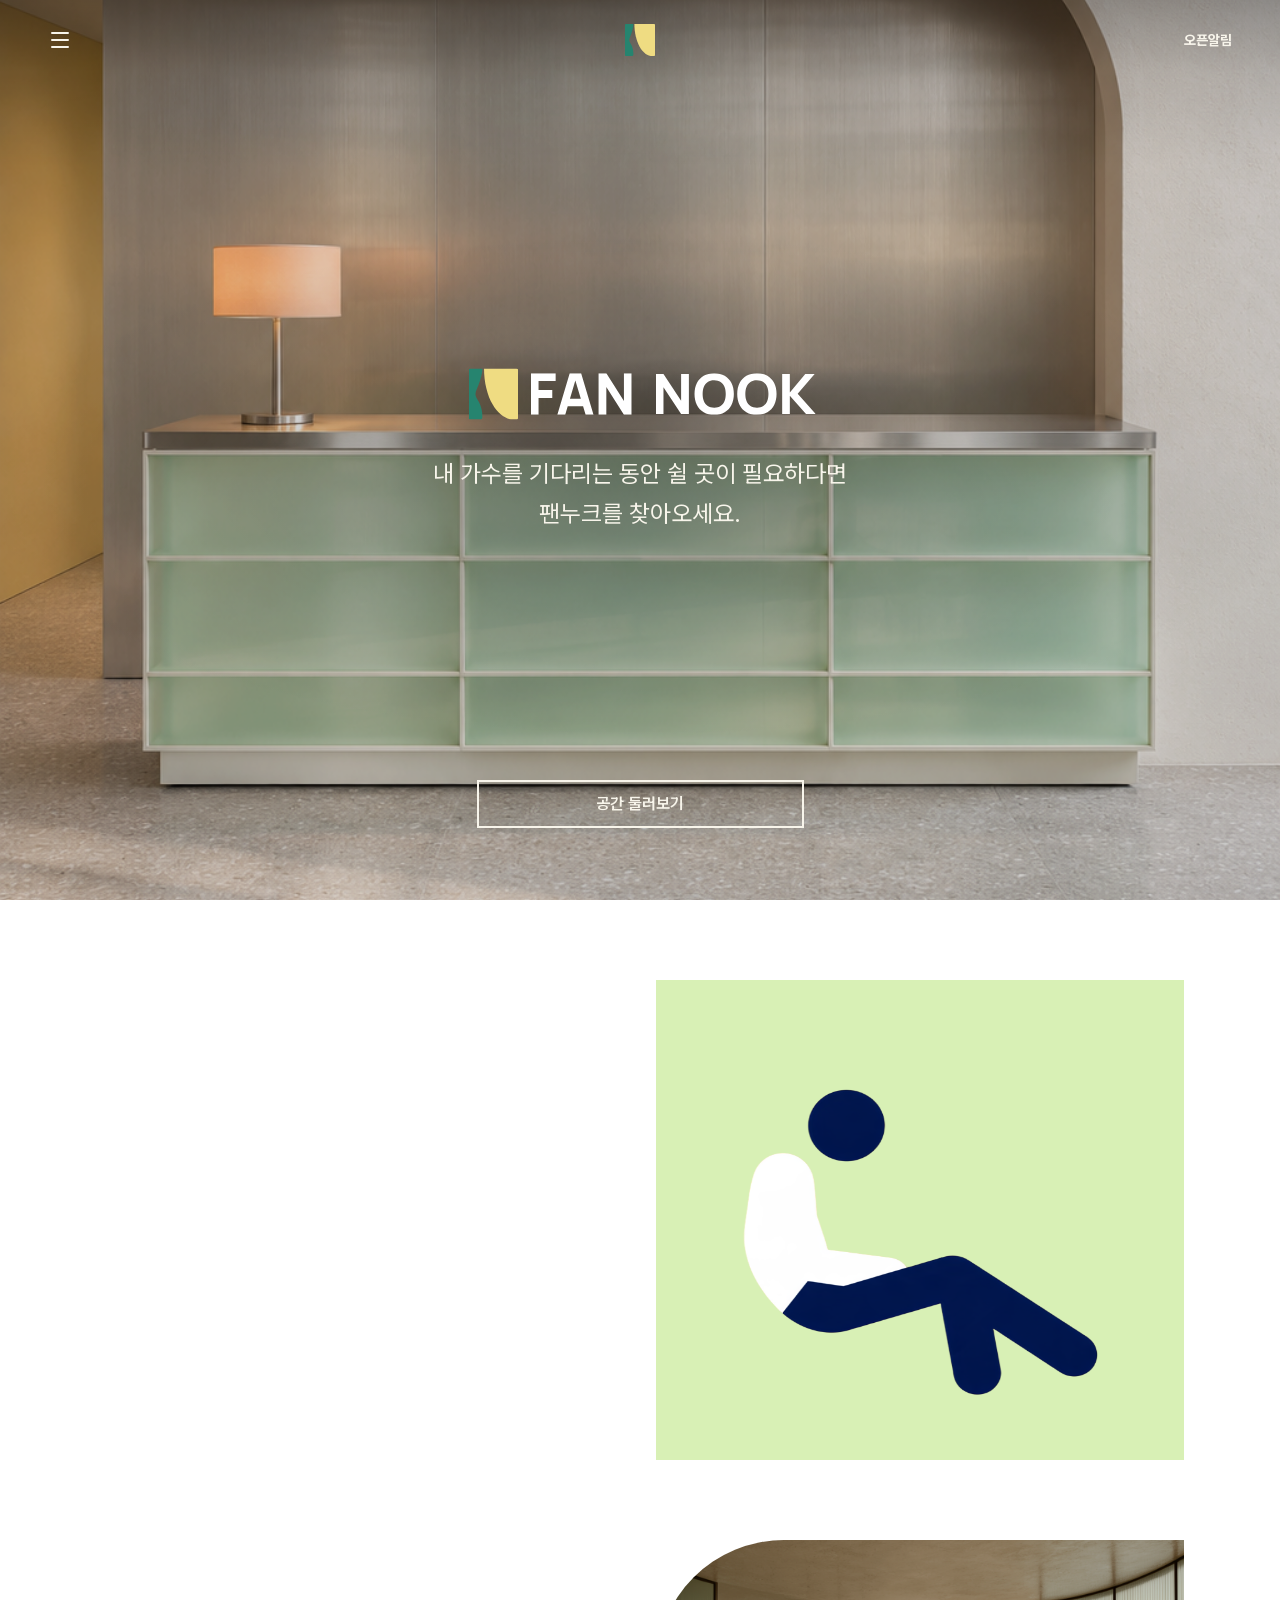
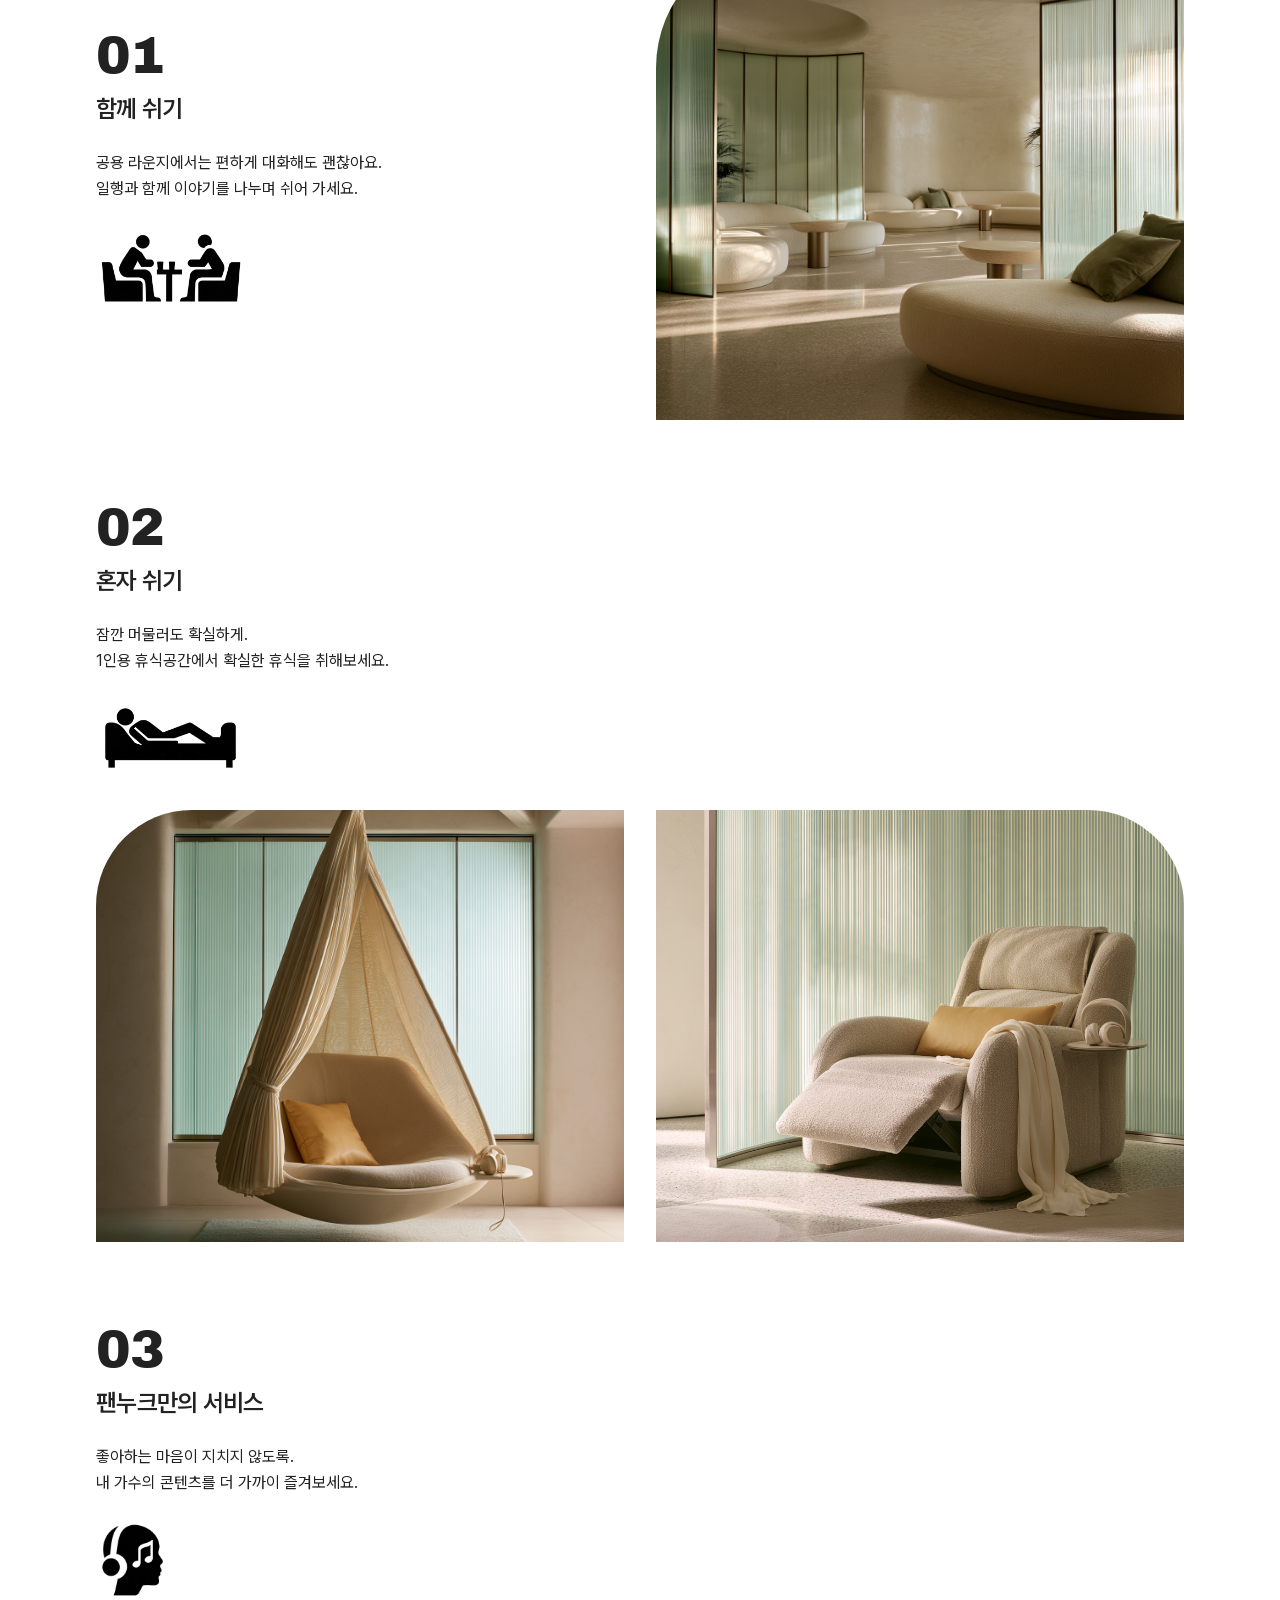
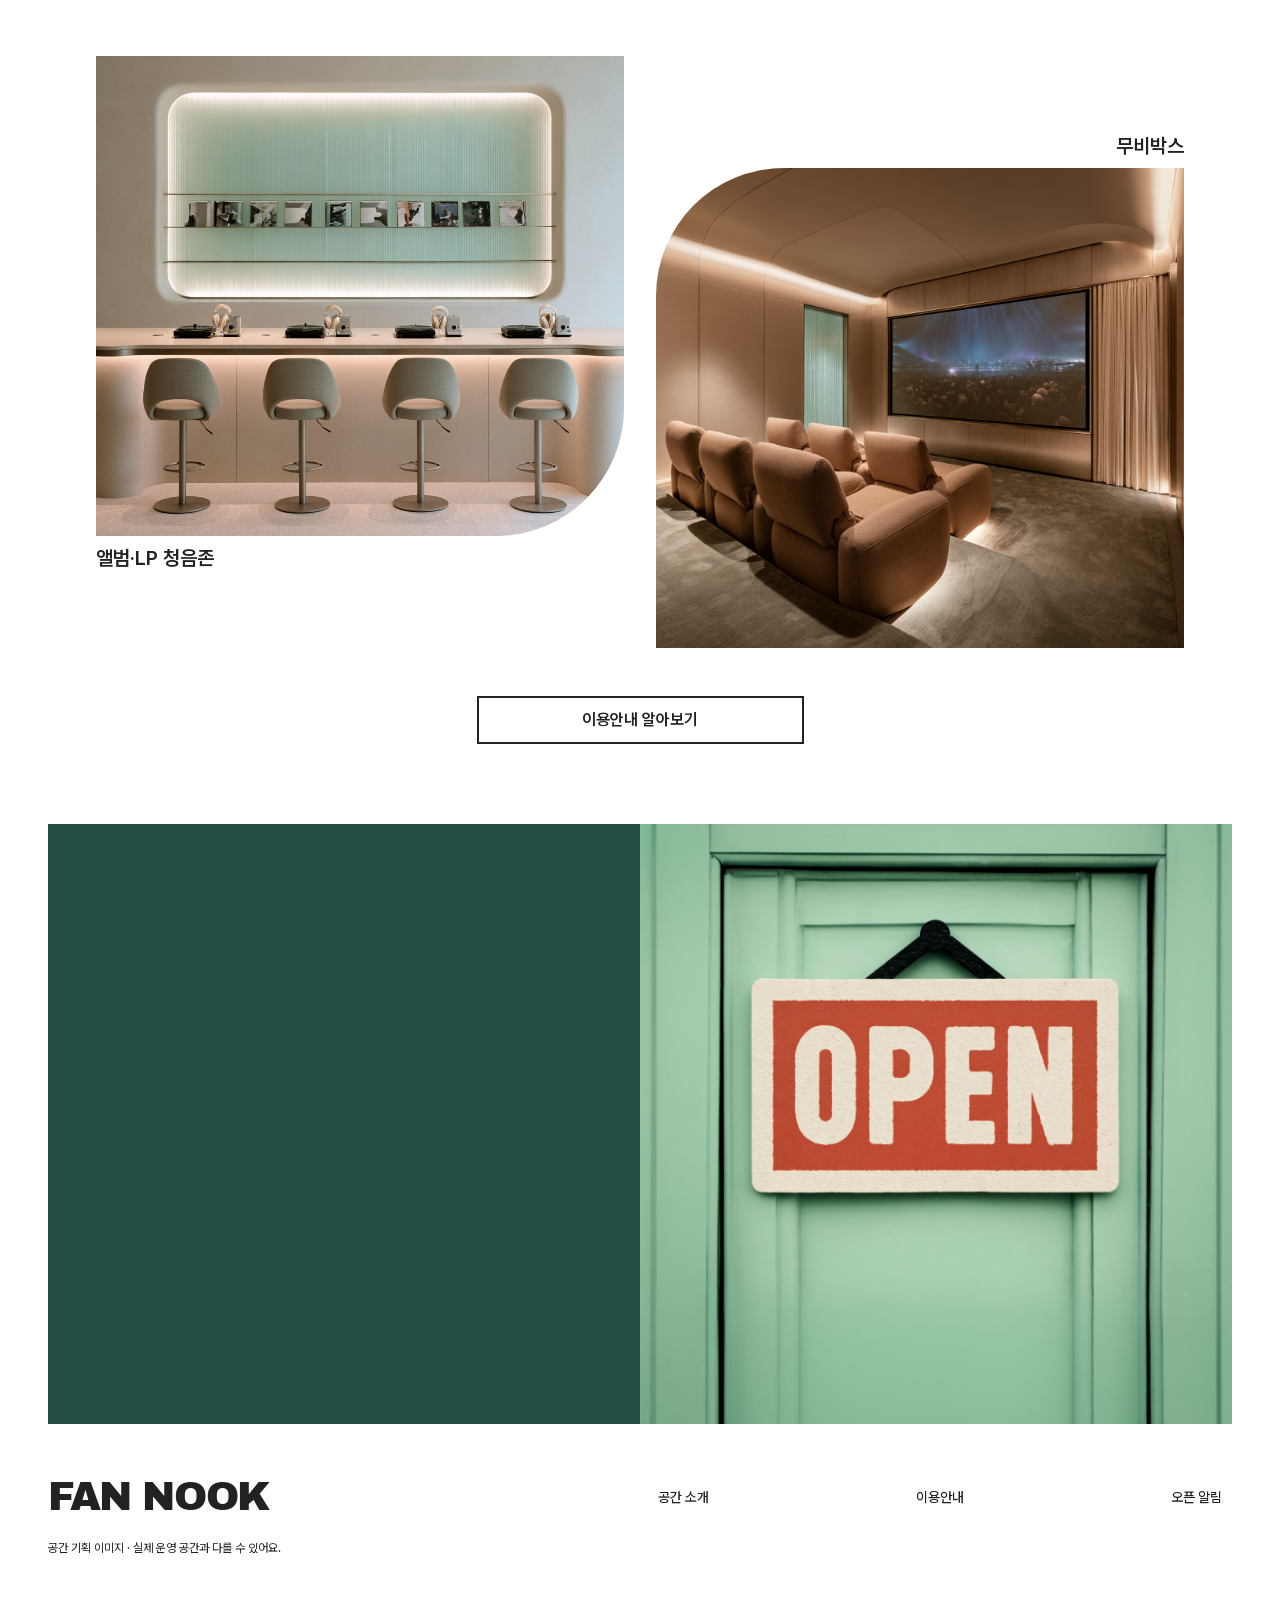
<file: index.html>
<!doctype html>
<html lang="ko">
<head>
  <meta charset="utf-8">
  <meta name="viewport" content="width=device-width,initial-scale=1">
  <meta name="description" content="덕질에도 쉼이 필요하니까. 팬을 위한 도심형 휴식 공간, 팬누크.">
  <meta name="theme-color" content="#244d43">
  <title>팬누크 — 덕질에도 쉼이 필요하니까.</title>
  <link rel="icon" type="image/svg+xml" href="assets/header-symbol.svg">
  <link rel="preload" href="assets/pretendard.woff2" as="font" type="font/woff2" crossorigin>
  <link rel="preload" href="assets/archivo-black.ttf" as="font" type="font/ttf" crossorigin>
  <link rel="stylesheet" href="tokens.css"><link rel="stylesheet" href="styles.css">
  <script src="script.js" defer></script>
</head>
<body>
  <a class="skip" href="#about">본문으로 건너뛰기</a>
  <main id="home">
    <section class="hero" aria-label="팬누크에 오신 것을 환영합니다">
      <img class="hero-photo" src="assets/counter.png" alt="민트빛 유리와 스테인리스 카운터가 있는 팬누크 입구" fetchpriority="high">
      <header class="header">
        <button class="menu-toggle" type="button" aria-label="메뉴 열기" aria-expanded="false" aria-controls="menu"><img src="assets/menu.svg" alt=""></button>
        <a href="#home" class="header-symbol" aria-label="팬누크 홈"><img src="assets/header-symbol.svg" alt=""></a>
        <a href="opening.html" class="header-open">오픈알림</a>
      </header>
      <div class="hero-lockup" role="img" aria-label="FAN NOOK">
        <img class="lockup-symbol" src="assets/logo-symbol.svg" alt=""><img class="lockup-fan" src="assets/logo-fan.svg" alt=""><img class="lockup-nook" src="assets/logo-nook.svg" alt="">
      </div>
      <h1 class="hero-copy">내 가수를 기다리는 동안 쉴 곳이 필요하다면<br>팬누크를 찾아오세요.</h1>
      <a class="button hero-cta" href="#about">공간 둘러보기</a>
    </section>

    <section class="about" id="about" aria-labelledby="about-title">
      <div class="about-copy">
        <h2 class="display" id="about-title">ABOUT.<br>FAN NOOK</h2>
        <div class="about-description"><h3>덕질에도 쉼이 필요하니까.</h3><p>기다림까지 덕질의 일부가 된 요즘.<br>팬누크는 그런 당신을 위한 휴식 공간을 제공합니다.</p></div>
      </div>
      <div class="about-art"><img src="assets/about-person.png" alt="편안하게 몸을 기대어 쉬는 사람의 그래픽 일러스트"></div>
    </section>

    <div class="spaces" id="spaces">
      <section class="space lounge" aria-labelledby="lounge-title">
        <div class="section-copy">
          <div class="section-heading"><span class="number" aria-hidden="true">01</span><h2 id="lounge-title">함께 쉬기</h2></div>
          <p>공용 라운지에서는 편하게 대화해도 괜찮아요.<br>일행과 함께 이야기를 나누며 쉬어 가세요.</p>
          <div class="pictogram icon-lounge" aria-hidden="true"><img src="assets/icon-lounge.png" alt=""></div>
        </div>
        <figure class="space-card">
          <figcaption class="space-card-title space-card-title--right">공용 라운지</figcaption>
          <div class="photo curve-tl named-photo" tabindex="0">
            <img src="assets/lounge.png" alt="민트 유리 파티션과 곡선형 소파로 구성한 공용 라운지">
            <span class="photo-label"><span class="desktop-space-name">공용라운지</span><span class="photo-label-description">소파에 앉아 편하게 대화하는 공용 공간.</span></span>
          </div>
        </figure>
      </section>

      <section class="space private" aria-labelledby="private-title">
        <div class="section-copy">
          <div class="section-heading"><span class="number" aria-hidden="true">02</span><h2 id="private-title">혼자 쉬기</h2></div>
          <p>잠깐 머물러도 확실하게.<br>1인용 휴식공간에서 확실한 휴식을 취해보세요.</p>
          <div class="pictogram icon-private" aria-hidden="true"><img src="assets/icon-private.png" alt=""></div>
        </div>
        <div class="private-types">
          <figure class="space-card">
            <figcaption class="space-card-title">코쿤</figcaption>
            <div class="photo curve-tr named-photo" tabindex="0">
              <img src="assets/cocoon.png" alt="커튼으로 가릴 수 있는 1인용 프라이빗 코쿤">
              <span class="photo-label"><span class="desktop-space-name">코쿤</span><span class="photo-label-description">커튼을 닫고 조용히 쉬는 1인 공간.</span></span>
            </div>
          </figure>
          <figure class="space-card">
            <figcaption class="space-card-title space-card-title--right">리클라이너</figcaption>
            <div class="photo recliner-photo curve-bl named-photo" tabindex="0">
              <img src="assets/recliner.png" alt="노란 쿠션과 담요가 놓인 프라이빗 리클라이너">
              <span class="photo-label"><span class="desktop-space-name">리클라이너</span><span class="photo-label-description">등받이를 눕히고 다리를 뻗어 쉬는 1인 좌석.</span></span>
            </div>
          </figure>
        </div>
      </section>

      <section class="space services" aria-labelledby="service-title">
        <div class="section-copy">
          <div class="section-heading"><span class="number" aria-hidden="true">03</span><h2 id="service-title">팬누크만의 서비스</h2></div>
          <p>좋아하는 마음이 지치지 않도록.<br>내 가수의 콘텐츠를 더 가까이 즐겨보세요.</p>
          <div class="pictogram icon-listening" aria-hidden="true"><img src="assets/icon-listening.png" alt=""></div>
        </div>
        <div class="service-types">
          <figure class="service-card">
            <div class="photo curve-br named-photo" tabindex="0">
              <img src="assets/listening.png" alt="턴테이블과 개인용 헤드폰이 놓인 민트 유리 청음 바">
              <span class="photo-label"><span class="photo-label-description">헤드폰으로 즐기는 내 가수의 음악.</span></span>
            </div>
            <figcaption><h3>앨범·LP 청음존</h3></figcaption>
          </figure>
          <figure class="service-card movie-card">
            <figcaption><h3>무비박스</h3></figcaption>
            <div class="photo curve-tl named-photo" tabindex="0">
              <img src="assets/movie.png" alt="리클라이너와 큰 스크린이 있는 소규모 콘서트 상영실">
              <span class="photo-label"><span class="photo-label-description">콘서트 블루레이를 감상하는 작은 상영실.</span></span>
            </div>
          </figure>
        </div>
        <a class="button guide-button" href="qna.html">이용안내 알아보기</a>
      </section>
    </div>

    <section class="opening" id="opening" aria-labelledby="opening-title">
      <div class="coming-photo" aria-hidden="true"><img src="assets/coming-soon.png" alt=""></div>
      <div class="coming-overlay">
      <h2 class="display" id="opening-title">Coming Soon.</h2>
      <h3>다음 기다림은,<br>조금 더 편안하게.</h3>
      <p>팬누크는 곧 오픈됩니다.<br>그 시작을 함께 해주세요.</p>
      <a class="button open-cta" href="opening.html">오픈 소식 받아보기</a>
      </div>
    </section>
  </main>

  <footer class="footer"><a class="footer-brand" href="#home" lang="en">FAN NOOK</a><nav aria-label="하단 메뉴"><a href="#spaces">공간 소개</a><a href="qna.html">이용안내</a><a href="opening.html">오픈 알림</a></nav><p>공간 기획 이미지 · 실제 운영 공간과 다를 수 있어요.</p></footer>

  <dialog id="menu" class="menu-panel" aria-label="전체 메뉴"><button class="close" data-close aria-label="메뉴 닫기">×</button><nav aria-label="전체 메뉴"><a href="#home">홈 <span aria-hidden="true">↗</span></a><a href="#spaces">공간 소개 <span aria-hidden="true">↗</span></a><a href="qna.html">이용안내 <span aria-hidden="true">↗</span></a><a href="opening.html">오픈 알림 <span aria-hidden="true">↗</span></a></nav></dialog>
  <dialog id="guide-dialog" class="detail-dialog" aria-labelledby="guide-heading">
    <button class="close" data-close aria-label="이용 안내 닫기">×</button>
    <p class="dialog-index">HOW TO USE</p><h2 id="guide-heading">이용 안내</h2>
    <div class="guide-list">
      <section><h3>01. 편히 머물기</h3><p>공용 라운지, 프라이빗 코쿤과 리클라이너 중 그날의 컨디션에 맞는 자리를 선택해 보세요.</p></section>
      <section><h3>02. 좋아하는 콘텐츠 즐기기</h3><p>앨범·LP 청음존과 무비박스에서 내 가수의 음악과 공연 콘텐츠를 가까이 즐길 수 있어요.</p></section>
      <section><h3>03. 운영 안내</h3><p>위치·요금·운영 시간은 오픈 전 확정해 안내합니다. 외출 후 재입장은 최대 3시간까지 자리 비움이 허용될 예정이에요.</p></section>
    </div>
    <button class="button dialog-action" data-close>확인</button>
  </dialog>
  <dialog id="opening-dialog" class="detail-dialog" aria-labelledby="open-heading">
    <button class="close" data-close aria-label="오픈 소식 닫기">×</button>
    <p class="dialog-index">OPEN ALERT</p><h2 id="open-heading">오픈 소식 받아보기</h2>
    <p class="dialog-lead">팬누크의 오픈 일정과 새로운 공간 소식을 가장 먼저 알려드릴게요.</p>
    <form id="opening-form" novalidate>
      <label for="email">이메일 주소</label><input id="email" name="email" type="email" autocomplete="email" placeholder="fannook@example.com" required>
      <fieldset><legend>관심 공간 <span>선택</span></legend><label><input type="checkbox" name="interest" value="lounge"> 공용 라운지</label><label><input type="checkbox" name="interest" value="private"> 프라이빗 스팟</label><label><input type="checkbox" name="interest" value="service"> 청음존·무비박스</label></fieldset>
      <label class="consent"><input type="checkbox" name="consent" required> <span>개인정보 수집 및 이용에 동의합니다. <strong>필수</strong></span></label>
      <p class="form-note">현재는 화면 시안입니다. 입력한 정보는 저장·전송되지 않아요.</p>
      <p class="form-status" aria-live="polite"></p><button class="button dialog-action" type="submit">오픈 소식 신청하기</button>
    </form>
  </dialog>
</body>
</html>
</file>
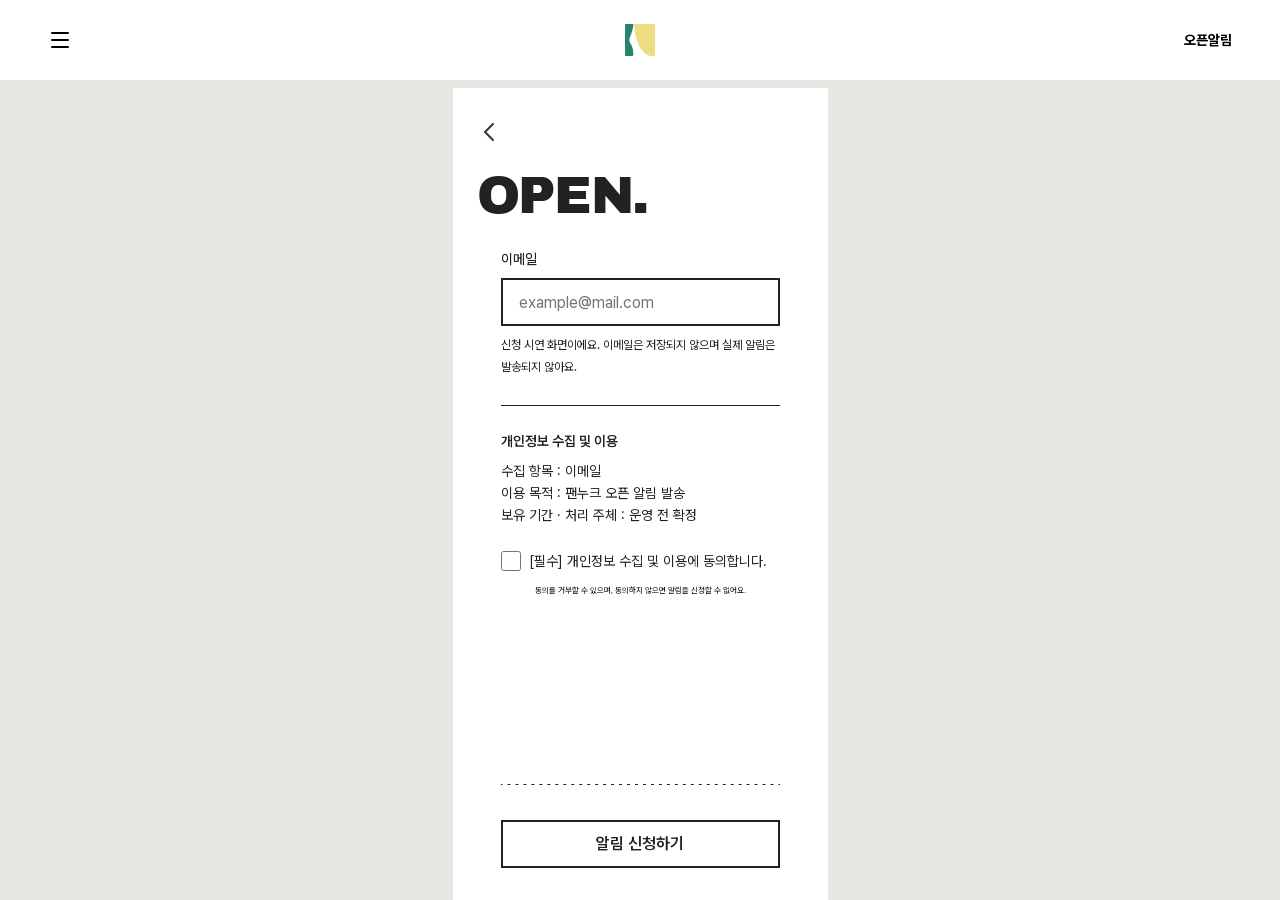
<file: opening.html>
<!doctype html>
<html lang="ko">
<head>
  <meta charset="UTF-8"><meta name="viewport" content="width=device-width,initial-scale=1">
  <title>오픈 알림 — FAN NOOK</title><link rel="stylesheet" href="tokens.css"><link rel="stylesheet" href="styles.css"><link rel="stylesheet" href="subpage.css">
</head>
<body class="subpage-body">
  <header class="header guide-header">
    <button class="menu-toggle" type="button" aria-label="메뉴 열기" aria-expanded="false" aria-controls="menu"><img src="assets/menu.svg" alt=""></button>
    <a href="index.html" class="header-symbol" aria-label="팬누크 홈"><img src="assets/header-symbol.svg" alt=""></a>
    <a href="opening.html" class="header-open" aria-current="page">오픈알림</a>
  </header>
  <main class="subpage application-page">
    <section class="application-ticket" aria-labelledby="opening-sheet-title">
      <header class="subpage-header"><a href="index.html#opening" class="back-link" data-history-back aria-label="이전 페이지로 돌아가기"><img src="assets/open-chevron.svg" alt=""></a></header>
      <div class="application-content">
        <h1 id="opening-sheet-title">OPEN.</h1>
        <form id="opening-page-form" novalidate>
          <label for="page-email">이메일</label><input id="page-email" name="email" type="email" autocomplete="email" placeholder="example@mail.com" aria-describedby="email-error email-help" required>
          <p class="field-error" id="email-error" hidden></p>
          <p class="input-help demo-notice" id="email-help">신청 시연 화면이에요. 이메일은 저장되지 않으며 실제 알림은 발송되지 않아요.</p>
          <div class="privacy-copy"><strong>개인정보 수집 및 이용</strong><p>수집 항목 : 이메일<br>이용 목적 : 팬누크 오픈 알림 발송<br>보유 기간 · 처리 주체 : 운영 전 확정</p></div>
          <label class="consent"><input type="checkbox" name="consent" aria-describedby="consent-error" required> <span><strong>[필수]</strong> 개인정보 수집 및 이용에 동의합니다.</span></label>
          <p class="field-error" id="consent-error" hidden></p>
          <p class="form-note">동의를 거부할 수 있으며, 동의하지 않으면 알림을 신청할 수 없어요.</p><div class="ticket-rule" aria-hidden="true"><img src="assets/open-rule.svg" alt=""></div><button class="button application-submit" type="submit">알림 신청하기</button>
        </form>
      </div>
    </section>
    <section class="application-done"><div class="done-bell" aria-hidden="true"><img src="assets/done-bell.png" alt=""></div><a href="opening.html" class="back-link" data-history-back aria-label="신청 화면으로 돌아가기"><img src="assets/done-chevron.svg" alt=""></a><h2 tabindex="-1">DONE.</h2><h3>알림 신청 시연이<br>완료됐어요.</h3><p>입력한 이메일은 저장되지 않으며,<br>실제 알림은 발송되지 않아요.</p><a class="button done-home" href="index.html">홈으로</a></section>
  </main>
  <dialog id="menu" class="menu-panel" aria-label="전체 메뉴">
    <button class="close" data-close aria-label="메뉴 닫기">×</button>
    <nav aria-label="전체 메뉴">
      <a href="index.html">홈 <span aria-hidden="true">↗</span></a>
      <a href="index.html#spaces">공간 소개 <span aria-hidden="true">↗</span></a>
      <a href="qna.html">이용안내 <span aria-hidden="true">↗</span></a>
      <a href="opening.html" aria-current="page">오픈 알림 <span aria-hidden="true">↗</span></a>
    </nav>
  </dialog>
  <script src="script.js"></script>
  <script src="opening-page.js"></script>
</body>
</html>
</file>
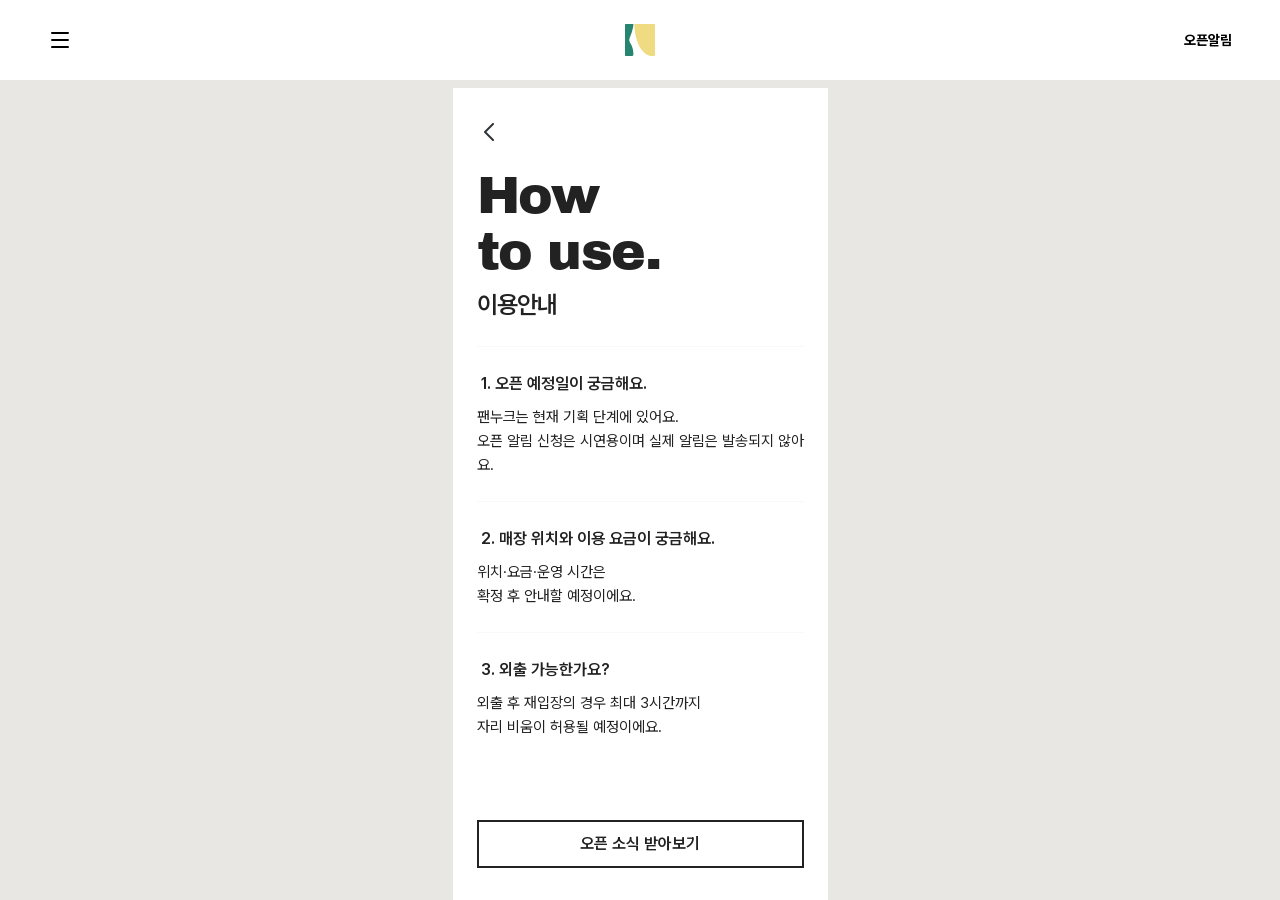
<file: qna.html>
<!doctype html>
<html lang="ko">
<head>
  <meta charset="UTF-8">
  <meta name="viewport" content="width=device-width,initial-scale=1">
  <title>이용안내 — FAN NOOK</title>
  <link rel="stylesheet" href="tokens.css"><link rel="stylesheet" href="styles.css">
  <link rel="stylesheet" href="qna.css">
</head>
<body>
  <header class="header guide-header">
    <button class="menu-toggle" type="button" aria-label="메뉴 열기" aria-expanded="false" aria-controls="menu"><img src="assets/menu.svg" alt=""></button>
    <a href="index.html" class="header-symbol" aria-label="팬누크 홈"><img src="assets/header-symbol.svg" alt=""></a>
    <a href="opening.html" class="header-open">오픈알림</a>
  </header>
  <main class="guide-page" aria-labelledby="guide-title">
    <a class="guide-back" href="index.html#spaces" data-history-back aria-label="이전 페이지로 돌아가기"><img src="assets/qna-chevron.svg" alt=""></a>
    <header class="guide-title">
      <h1 id="guide-title" lang="en">How<br>to use.</h1>
      <p>이용안내</p>
    </header>
    <section class="guide-faq" aria-label="자주 묻는 질문">
      <div class="guide-answer">
        <h2>1. 오픈 예정일이 궁금해요.</h2>
        <p>팬누크는 현재 기획 단계에 있어요.<br>오픈 알림 신청은 시연용이며 실제 알림은 발송되지 않아요.</p>
      </div>
      <div class="guide-answer">
        <h2>2. 매장 위치와 이용 요금이 궁금해요.</h2>
        <p>위치·요금·운영 시간은<br>확정 후 안내할 예정이에요.</p>
      </div>
      <div class="guide-answer">
        <h2>3. 외출 가능한가요?</h2>
        <p>외출 후 재입장의 경우 최대 3시간까지<br>자리 비움이 허용될 예정이에요.</p>
      </div>
      <a class="button" href="opening.html">오픈 소식 받아보기</a>
    </section>
  </main>
  <dialog id="menu" class="menu-panel" aria-label="전체 메뉴">
    <button class="close" data-close aria-label="메뉴 닫기">×</button>
    <nav aria-label="전체 메뉴">
      <a href="index.html">홈 <span aria-hidden="true">↗</span></a>
      <a href="index.html#spaces">공간 소개 <span aria-hidden="true">↗</span></a>
      <a href="qna.html" aria-current="page">이용안내 <span aria-hidden="true">↗</span></a>
      <a href="opening.html">오픈 알림 <span aria-hidden="true">↗</span></a>
    </nav>
  </dialog>
  <script src="script.js"></script>
</body>
</html>
</file>
<file: tokens.css>
:root {
  /* DAY47 brand standards */
  --ink: #222222;
  --green: #244d43;
  --butter: #efdc82;
  --mint: #26846f;
  --about-lime: #d8f0b5;
  --white: #ffffff;
  --font-body: Pretendard, sans-serif;
  --font-display: 'Archivo Black', sans-serif;
  --size-display: 52px;
  --size-section: 24px;
  --size-space: 20px;
  --size-body: 16px;
  --size-body-small: 15px;
  --size-label: 14px;
  --size-caption: 12px;
  --space-8: 8px;
  --space-16: 16px;
  --space-24: 24px;
  --space-32: 32px;
  --button-height: 48px;
  --icon-hit-inset: -10px;
  --mobile-width: 375px;
  --content-width: 327px;
  --photo-curve: 128px;

  /* Existing web implementation */
  --cream: #f8f5eb;
  --black: #000000;
  --page-surround: #e8e7e3;
  --focus-shadow: #0000001a;
  --dialog-scrim: #0009;
  --field-border: #bdbbb5;
  --muted-text: #656565;
  --form-error: #b53d2b;
  --form-error-strong: #9c3025;
  --photo-scrim: rgb(0 0 0 / 60%);
  --door-light: #9fd1b5;
  --door-mint: #85bf9f;
  --door-shadow: #4d846f88;
  --door-shadow-soft: #4d846f66;
  --door-highlight: #84c4a0;
  --opening-scrim: #0f2c24ba;
  --opening-backdrop-top: #0000002e;
  --opening-backdrop-bottom: #0000008c;
  --ticket-rule: #999;
  --field-surface: #f7f7f5;
  --secondary-border: #777;
  --guide-divider: rgba(230, 230, 230, .3);

  /* Existing type, spacing, and desktop shape values */
  --size-28: 28px;
  --size-40: 40px;
  --size-32: 32px;
  --size-72: 72px;
  --size-36: 36px;
  --size-13: 13px;
  --leading-26: 26px;
  --leading-24: 24px;
  --leading-18: 18px;
  --leading-28: 28px;
  --leading-56: 56px;
  --leading-34: 34px;
  --leading-22: 22px;
  --leading-38: 38px;
  --leading-20: 20px;
  --leading-50: 50px;
  --leading-44: 44px;
  --leading-12: 12px;
  --leading-80: 80px;
  --leading-48: 48px;
  --leading-21: 21px;
  --leading-40: 40px;
  --space-36: 36px;
  --space-48: 48px;
  --space-12: 12px;
  --radius-96: 96px;
  --size-22: 22px;
  --size-23: 23px;
  --size-30: 30px;
  --size-11: 11px;
  --size-8: 8px;
  --size-10: 10px;
  --leading-46: 46px;
  --leading-16: 16px;
  --leading-29: 29px;
  --space-10: 10px;
  --radius-132: 132px;
}
</file>
<file: styles.css>
@font-face{font-family:Pretendard;src:url('assets/pretendard.woff2') format('woff2');font-weight:100 900;font-display:swap}
@font-face{font-family:'Archivo Black';src:url('assets/archivo-black.ttf') format('truetype');font-weight:400;font-display:swap}
:root{--gutter:24px}
*{box-sizing:border-box}html{scroll-behavior:smooth}body{margin:0;color:var(--ink);background:var(--white);font:400 var(--size-body)/var(--leading-26) var(--font-body)}h1,h2,h3,p,figure{margin:0}button,a{-webkit-tap-highlight-color:transparent}a{color:inherit;text-decoration:none}button{font:inherit;color:inherit;cursor:pointer;background:none;border:0;padding:0}img{display:block}a:focus-visible,button:focus-visible{outline:3px solid var(--mint);outline-offset:5px}section[id]{scroll-margin-top:var(--space-24)}.skip{position:fixed;top:-80px;left:12px;padding:12px;background:var(--white);z-index:10}.skip:focus{top:12px}.button{border:2px solid currentColor;min-height:var(--button-height);display:flex;align-items:center;justify-content:center;padding:var(--space-8) var(--space-16);font-weight:600;line-height:var(--leading-24);text-align:center;width:100%}.button:hover{background:color-mix(in srgb,currentColor 8%,transparent)}
.hero{height:812px;position:relative;overflow:hidden;color:var(--cream)}.hero:after{content:'';position:absolute;inset:0;background:var(--focus-shadow);pointer-events:none}.hero-photo{position:absolute;width:111.44%;height:99.97%;left:-4.27%;top:0;object-fit:fill}.header{height:44px;position:absolute;z-index:2;inset:0 0 auto;display:flex;align-items:center;justify-content:space-between;padding:0 var(--space-16)}.menu-toggle{width:24px;height:24px;display:grid;place-items:center}.menu-toggle img{width:18px;height:16px}.header-symbol{position:absolute;left:calc(50% - 11px);width:22px;height:23px}.header-symbol img{width:22px;height:23px}.header-open{font-size:var(--size-caption);font-weight:700;line-height:var(--leading-18);margin-left:auto}.hero-lockup{position:absolute;width:215px;height:32px;left:calc(50% - 107.5px);top:312px;z-index:1}.hero-lockup img{position:absolute}.lockup-symbol{left:0;top:0}.lockup-fan{left:39.345px;top:3.386px}.lockup-nook{left:117.003px;top:2.858px}.hero-copy{position:absolute;z-index:1;top:378px;left:24px;right:24px;text-align:center;font:400 var(--size-body)/var(--leading-28) var(--font-body)}.hero-cta{position:absolute;z-index:1;left:24px;bottom:67px;width:calc(100% - 48px)}
.display,.number,.footer-brand{font-family:var(--font-display);font-weight:400}.display{font-size:var(--size-display);line-height:var(--leading-56);letter-spacing:-2px}.about{padding-top:50px}.about .display{padding:0 var(--space-16)}.about-description{padding:14px var(--space-24) var(--space-24)}.about h3,.section-heading h2{font-size:var(--size-section);font-weight:600;line-height:var(--leading-34);letter-spacing:-.7px}.about-description p{margin-top:var(--space-16)}.about-art{position:relative;height:419px;overflow:hidden;background:var(--about-lime);margin-top:14px}.about-art img{position:absolute;left:-177.01px;top:-101.34px;width:724.68px;height:684.003px;transform:scaleX(-1) rotate(.57deg)}
.space{padding:0 var(--space-24) var(--space-32)}.section-copy{display:flex;flex-direction:column;gap:var(--space-16);padding-bottom:var(--space-24)}.lounge .section-copy{padding-top:var(--space-32)}.section-heading{display:flex;flex-direction:column;gap:var(--space-8)}.number{font-size:var(--size-display);line-height:var(--leading-56);letter-spacing:-1.5px}.pictogram{position:relative;overflow:hidden;flex:none}.pictogram img{position:absolute;max-width:none}.icon-lounge{width:148px;height:82px}.icon-lounge img{height:343.62%;width:189.98%;left:-44.34%;top:-131.54%}.icon-private{width:147px;height:80px}.icon-private img{height:332.47%;width:180.28%;left:-40.49%;top:-115.91%}.icon-listening{width:73px;height:80px}.icon-listening img{height:227.05%;width:247.34%;left:-75.6%;top:-63.64%}.photo{height:314px;position:relative;overflow:hidden}.photo>img{height:100%;width:100%;object-fit:cover}.curve-tl{border-top-left-radius:var(--photo-curve)}.curve-tr{border-top-right-radius:var(--photo-curve)}.curve-bl{border-bottom-left-radius:var(--photo-curve)}.curve-br{border-bottom-right-radius:var(--photo-curve)}.private-types{display:flex;flex-direction:column;gap:var(--space-36)}.space-card figcaption,.service-card figcaption{display:flex;flex-direction:column;gap:var(--space-8);margin-top:var(--space-8)}.space-card h3,.service-card h3{font-size:var(--size-space);line-height:var(--leading-28);font-weight:600}.space-card p{font-size:var(--size-label);line-height:var(--leading-22);font-weight:500}.recliner-photo>img{position:absolute;height:150.86%;width:111.89%;left:-11.93%;top:-50.97%;object-fit:fill}.services{display:flex;flex-direction:column;gap:var(--space-24)}.services .section-copy{padding-bottom:0}.service-types{display:flex;flex-direction:column;gap:var(--space-24)}.movie-card figcaption{text-align:right;margin:0 0 var(--space-8)}.opening{height:613px;position:relative;overflow:hidden;background:var(--green);color:var(--white)}.open-sign{position:absolute;top:24px;right:-3px;width:195px;height:201px;overflow:hidden;transform:rotate(5.42deg)}.open-sign img{position:absolute;width:114.69%;height:111.48%;left:-7.26%;top:-5.52%}.opening .display{position:absolute;left:28px;top:196px;width:326px;color:var(--butter)}.opening h3{position:absolute;left:32px;top:318px;font-size:var(--size-28);line-height:var(--leading-38);letter-spacing:-.7px;font-weight:700}.opening>p{position:absolute;left:32px;top:404px;font-size:var(--size-label);line-height:var(--leading-20)}.open-cta{position:absolute;left:48px;top:527px;width:calc(100% - 96px);color:var(--butter)}.footer{padding:var(--space-24) var(--space-24) var(--space-32);display:flex;flex-direction:column;gap:var(--space-16)}.footer-brand{font-size:var(--size-40);line-height:var(--leading-50);letter-spacing:-1.4px}.footer nav{display:flex;justify-content:space-between;padding:10px;font-size:var(--size-label);line-height:var(--leading-22);font-weight:500}.footer>p{font-size:var(--size-caption);line-height:var(--leading-20)}
dialog{border:0;color:var(--ink);padding:0}dialog::backdrop{background:var(--dialog-scrim)}.close{position:absolute;right:16px;top:12px;min-width:44px;min-height:44px;font-size:var(--size-32);line-height:var(--leading-44)}.menu-panel{width:min(100%,480px);height:100dvh;max-height:100dvh;max-width:100%;margin:0 auto;padding:88px var(--space-24);background:var(--cream)}.menu-panel nav{display:flex;flex-direction:column;gap:var(--space-32);align-items:center}.menu-panel nav a,.menu-panel nav button{font-size:var(--size-section);font-weight:600;display:flex;gap:var(--space-8);align-items:center;justify-content:center}.menu-panel span{font-size:var(--size-caption);line-height:var(--leading-12)}.notice{width:calc(100% - 48px);max-width:440px;padding:64px var(--space-24) var(--space-24);background:var(--cream)}.notice h2{font-size:var(--size-section);line-height:var(--leading-34);margin-bottom:var(--space-24)}.notice p{margin-bottom:var(--space-24)}.notice .button{margin-top:var(--space-32)}body:has(dialog[open]){overflow:hidden}
@media(min-width:768px){:root{--gutter:48px}.hero{height:900px}.hero-photo{width:100%;height:100%;left:0;object-fit:cover;object-position:center 55%}.header{height:80px;padding:0 48px}.header-open{font-size:var(--size-label)}.hero-lockup{top:350px;transform:scale(1.6)}.hero-copy{top:438px}.hero-cta{width:var(--content-width);left:calc(50% - 163.5px);bottom:72px}.about{padding-top:80px;display:grid;grid-template-columns:1fr 1fr;align-items:center;max-width:1200px;margin:auto;gap:var(--space-48)}.about .display{padding:0}.about-description{padding:var(--space-24) 0}.about-art{margin:0;height:480px}.about-art img{left:calc(50% - 362px);top:-80px}.spaces{max-width:1200px;margin:80px auto 0}.space{padding:0 0 80px}.lounge{display:grid;grid-template-columns:1fr 1fr;gap:var(--space-48);align-items:center}.lounge .section-copy{padding-top:0}.photo{height:480px}.section-copy{gap:var(--space-24)}.private .section-copy,.services .section-copy{max-width:600px;padding-bottom:var(--space-32)}.private-types,.service-types{display:grid;grid-template-columns:1fr 1fr;gap:var(--space-48)}.services{gap:var(--space-24)}.service-types{width:100%}.movie-card{padding-top:100px}.guide-button{width:var(--content-width);align-self:center;margin-top:var(--space-24)}.opening{max-width:1200px;margin:0 auto;height:600px}.opening .display{left:64px;top:96px;width:600px;font-size:var(--size-72);line-height:var(--leading-80)}.opening h3{left:64px;top:228px;font-size:var(--size-36);line-height:var(--leading-48)}.opening>p{left:64px;top:348px;font-size:var(--size-body);line-height:var(--leading-26)}.open-sign{top:72px;right:100px;transform:rotate(5.42deg) scale(1.6);transform-origin:top right}.open-cta{left:64px;top:auto;bottom:64px;width:var(--content-width)}.footer{max-width:1200px;margin:auto;padding:48px 0;display:grid;grid-template-columns:1fr 1fr}.footer nav{align-items:center}.footer>p{grid-column:1/-1}}
@media(min-width:768px) and (max-width:1295px){.about,.spaces,.opening,.footer{margin-left:48px;margin-right:48px}.about{gap:var(--space-32)}.private-types,.service-types,.lounge{gap:var(--space-32)}.open-sign{right:48px}}
@media(max-width:767px){html{scrollbar-width:none}html::-webkit-scrollbar{display:none}.hero-copy{left:32px;right:auto;width:calc(100% - 48px)}.open-sign{right:11px;top:24.75px}}
.header{position:fixed;z-index:30;background:transparent;transition:background-color .2s ease,box-shadow .2s ease}
.header.is-scrolled{background:var(--white);color:var(--black);box-shadow:0 1px 0 var(--focus-shadow)}
.header.is-scrolled .menu-toggle img{filter:brightness(0)}
html{scroll-padding-top:60px}
@media(min-width:768px){html{scroll-padding-top:96px}}
.button{transition:background-color .2s ease}
.curtain{position:absolute;inset:0;z-index:4;pointer-events:none;overflow:hidden}
.curtain-panel{position:absolute;top:0;bottom:0;width:56%;background:var(--cream);will-change:transform}
.curtain-left{left:0}.curtain-right{right:0}
.motion-intro .hero-lockup,.motion-intro .hero-copy{opacity:0}
.motion-intro.is-opening .curtain-left{animation:curtain-left 1s cubic-bezier(.65,0,.25,1) both}
.motion-intro.is-opening .curtain-right{animation:curtain-right 1s cubic-bezier(.65,0,.25,1) both}
.motion-intro.is-opening .hero-lockup,.motion-intro.is-opening .hero-copy{animation:intro-copy .5s .4s ease both}
.photo.reveal-pending{opacity:0;transform:translateY(12px)}
.photo.reveal-ready{transition:opacity .6s ease,transform .6s cubic-bezier(.2,.65,.3,1);opacity:1;transform:translateY(0)}
@keyframes curtain-left{0%{transform:translateX(0);border-radius:0}55%{border-radius:0 35% 45% 0 / 0 55% 45% 0}100%{transform:translateX(-105%);border-radius:0 35% 45% 0 / 0 55% 45% 0}}
@keyframes curtain-right{0%{transform:translateX(0);border-radius:0}55%{border-radius:35% 0 0 45% / 55% 0 0 45%}100%{transform:translateX(105%);border-radius:35% 0 0 45% / 55% 0 0 45%}}
@keyframes intro-copy{from{opacity:0}to{opacity:1}}
@media(hover:hover) and (pointer:fine){.photo>img{transition:transform .5s ease}.photo:hover>img{transform:scale(1.025)}}
@media(prefers-reduced-motion:reduce){html{scroll-behavior:auto}.header,.button,.photo.reveal-ready,.photo>img{transition:none}.curtain{display:none}.motion-intro .hero-lockup,.motion-intro .hero-copy,.photo.reveal-pending{opacity:1;animation:none;transform:none}.photo:hover>img{transform:none}}

/* ABOUT: a quiet scroll-linked entrance, kept separate from the main visual system. */
.scroll-about .display,.scroll-about .about-description{opacity:0;transform:translateY(28px);transition:opacity .72s ease,transform .72s cubic-bezier(.22,1,.36,1)}
.scroll-about.is-visible .display,.scroll-about.is-visible .about-description{opacity:1;transform:translateY(0)}
.scroll-about .about-description{transition-delay:.08s}
.scroll-about .about-art img{will-change:transform;transform:scaleX(-1) rotate(.57deg) translate3d(0,var(--about-rise,0px),0) scale(var(--about-scale,.94));transition:transform .08s linear}
@media(prefers-reduced-motion:reduce){.scroll-about .display,.scroll-about .about-description{opacity:1;transform:none;transition:none}.scroll-about .about-art img{transform:scaleX(-1) rotate(.57deg);transition:none}}

/* Keep the existing mobile canvas below desktop widths. */
@media(max-width:1199px){
body{background:var(--page-surround);display:flex;flex-direction:column;align-items:center;min-width:var(--mobile-width)}
main,.footer{width:var(--mobile-width);max-width:var(--mobile-width);background:var(--white)}
.header{width:var(--mobile-width);left:50%;right:auto;transform:translateX(-50%)}
@media(min-width:768px){
  .hero{height:812px}.hero-photo{width:111.44%;height:99.97%;left:-4.27%;object-fit:fill;object-position:initial}.header{height:44px;padding:0 var(--space-16)}.header-open{font-size:var(--size-caption)}.hero-lockup{top:312px;transform:none}.hero-copy{top:378px;left:32px;right:auto;width:var(--content-width)}.hero-cta{width:var(--content-width);left:24px;bottom:67px}
  .about{padding-top:50px;display:block;max-width:none;margin:0;gap:0}.about .display{padding:0 var(--space-16)}.about-description{padding:14px var(--space-24) var(--space-24)}.about-art{height:419px;margin-top:14px}.about-art img{left:-177.01px;top:-101.34px}.spaces{max-width:none;margin:0}.space{padding:0 var(--space-24) var(--space-32)}.lounge{display:block}.lounge .section-copy{padding-top:var(--space-32)}.photo{height:314px}.section-copy{gap:var(--space-16)}.private .section-copy,.services .section-copy{max-width:none;padding-bottom:var(--space-24)}.private-types,.service-types{display:flex;flex-direction:column;gap:var(--space-36)}.services{gap:var(--space-24)}.service-types{width:auto}.movie-card{padding-top:0}.guide-button{width:var(--content-width);align-self:auto;margin-top:0}.opening{max-width:none;margin:0;height:613px}.opening .display{left:28px;top:196px;width:326px;font-size:var(--size-display);line-height:var(--leading-56)}.opening h3{left:32px;top:318px;font-size:var(--size-28);line-height:var(--leading-38)}.opening>p{left:32px;top:404px;font-size:var(--size-label);line-height:var(--leading-20)}.open-sign{top:24.75px;right:11px;transform:rotate(5.42deg) scale(1);transform-origin:center}.open-cta{left:48px;top:527px;bottom:auto;width:279px}.footer{max-width:none;margin:0;padding:var(--space-24) var(--space-24) var(--space-32);display:flex}.footer nav{align-items:initial}.footer>p{grid-column:auto}
}
}
.detail-dialog{width:calc(100% - 32px);max-width:343px;max-height:calc(100dvh - 32px);overflow:auto;padding:56px var(--space-24) var(--space-24);background:var(--cream)}
.dialog-index{font:700 var(--size-caption)/var(--leading-18) var(--font-display);letter-spacing:.4px;color:var(--mint);margin-bottom:var(--space-8)}.detail-dialog h2{font-size:var(--size-28);line-height:var(--leading-38);letter-spacing:-.7px;margin-bottom:20px}.dialog-lead{margin-bottom:var(--space-24)}.guide-list{border-top:1px solid var(--ink)}.guide-list section{padding:var(--space-16) 0;border-bottom:1px solid var(--field-border)}.guide-list h3{font-size:var(--size-body);line-height:var(--leading-24);margin-bottom:6px}.guide-list p{font-size:var(--size-label);line-height:var(--leading-21);margin:0}.dialog-action{margin-top:var(--space-24);background:var(--green);color:var(--white);border-color:var(--green)}
#opening-form{display:flex;flex-direction:column;gap:var(--space-12)}#opening-form>label:not(.consent),#opening-form legend{font-size:var(--size-label);font-weight:600;line-height:var(--leading-22)}#opening-form input[type="email"]{height:48px;width:100%;border:1px solid var(--ink);border-radius:0;background:var(--white);padding:0 12px;font:400 var(--size-body) var(--font-body)}#opening-form fieldset{border:0;margin:4px 0 0;padding:0;display:flex;flex-direction:column;gap:var(--space-8)}#opening-form legend{margin-bottom:var(--space-8)}#opening-form legend span{font-weight:400;color:var(--muted-text)}#opening-form fieldset label,.consent{font-size:var(--size-label);line-height:var(--leading-22)}.consent{display:flex;gap:var(--space-8);align-items:flex-start;margin-top:4px}.consent input{margin:5px 0 0}.consent strong{font-weight:700;color:var(--mint)}.form-note{font-size:var(--size-caption);line-height:var(--leading-18);color:var(--muted-text);margin:0}.form-status{min-height:20px;font-size:var(--size-13);line-height:var(--leading-20);color:var(--form-error);margin:0}.form-status.is-success{color:var(--green)}

/* Figma 233:302: 375 × 613, original image crop and overlay. */
#opening .coming-photo,#opening .coming-overlay{position:absolute;inset:0}
#opening .coming-photo{overflow:hidden;pointer-events:none}
:root{--photo-overlay:var(--photo-scrim)}
#opening .coming-overlay{background:var(--photo-overlay)}
#opening .coming-photo img{position:absolute;width:147.05%;height:204.19%;left:-23.35%;top:-48.99%;max-width:none}
#opening .display{left:40px;top:106px;width:295px}
#opening h3{left:40px;top:242px}
#opening .coming-overlay>p{position:absolute;left:40px;top:334px;font-size:var(--size-label);line-height:var(--leading-20)}
#opening .open-cta{left:48px;top:521px;bottom:auto;width:279px;height:48px}

.header.guide-header{display:none}
@media(min-width:1200px){
  .header.guide-header{display:flex;background:var(--white);color:var(--black)}
  .guide-header .menu-toggle img{filter:brightness(0)}
  .hero{height:min(900px,100svh);min-height:650px}
  .header-symbol{left:calc(50% - 16px);width:32px;height:32px;display:grid;place-items:center}
  .header-symbol img{width:auto;height:32px}
  .hero-lockup{top:42%}
  .hero-copy{top:calc(42% + 76px);font-size:var(--size-section);line-height:var(--leading-40)}
  .about{padding-inline:48px}
  .spaces,.footer{width:calc(100% - 96px)}
  .spaces{padding-inline:48px}
  .private .icon-private{transform:scaleX(-1)}
  .private-types .photo{height:432px}
  .private-types .curve-tr{border-radius:var(--radius-96) 0 0 0}
  .private-types .recliner-photo{border-radius:0 var(--radius-96) 0 0}
  .private-types .recliner-photo>img{position:static;width:100%;height:100%;object-fit:cover;object-position:center 83%}
  #opening{width:calc(100% - 96px);background:var(--green)}
  #opening::before{content:none}
  #opening .coming-photo{left:50%}
  #opening .coming-photo img{width:100%;height:100%;left:0;top:0;object-fit:cover;object-position:50% 49%}
  #opening .display{left:64px;top:96px;width:auto}
  #opening h3{left:64px;top:208px}
  #opening .coming-overlay>p{left:64px;top:308px}
  #opening .open-cta{left:64px;top:auto;bottom:64px}
}

.hero::after {
  background:
    linear-gradient(to bottom, rgb(0 0 0 / 28%), rgb(0 0 0 / 9%) 72px, transparent 168px),
    radial-gradient(ellipse 52% 28% at 50% 54%, rgb(0 0 0 / 23%), rgb(0 0 0 / 9%) 55%, transparent),
    var(--focus-shadow);
}

.space-card .space-card-title {
  display: block;
  margin: 0 0 var(--space-8);
  font-size: var(--size-space);
  font-weight: 600;
  line-height: var(--leading-28);
}
.space-card .space-card-title--right {
  text-align: right;
}
@media (width < 1200px) {
  .desktop-space-name {
    display: none;
  }
}
@media (width >= 1200px) {
  .lounge .space-card-title,
  .private .space-card-title {
    display: none;
  }
}

.named-photo:focus-visible { outline: 2px solid var(--ink); outline-offset: 4px; }
.named-photo .photo-label {
  position: absolute;
  inset: 0;
  display: grid;
  place-items: center;
  padding-inline: 24px;
  background: var(--photo-overlay);
  color: var(--white);
  text-align: center;
  font-size: var(--size-space);
  line-height: var(--leading-28);
  opacity: 0;
  pointer-events: none;
  transition: opacity .25s ease;
}
.named-photo:focus .photo-label { opacity: 1; }
.named-photo .photo-label { align-content: center; gap: var(--space-8); }
.photo-label-description { font-size: var(--size-body); line-height: var(--leading-24); }
@media (hover: hover) and (pointer: fine) {
  .named-photo:hover .photo-label { opacity: 1; }
  .named-photo:hover > img { transform: none; }
}
@media (prefers-reduced-motion: reduce) {
  .named-photo .photo-label { transition: none; }
}

@media (prefers-reduced-motion: no-preference) {
  #opening:not(.is-awaiting-reveal):not(:focus-within) .coming-overlay {
    transition: background-color 400ms ease-out;
  }
  #opening:not(.is-awaiting-reveal):not(:focus-within) .coming-overlay > * {
    transition: opacity 360ms ease-out 80ms;
  }
  #opening.is-awaiting-reveal:not(:focus-within) .coming-overlay {
    background-color: transparent;
    pointer-events: none;
  }
  #opening.is-awaiting-reveal:not(:focus-within) .coming-overlay > * {
    opacity: 0;
  }
}

/* Figma-aligned Coming Soon card on the home page. */
.opening{background:linear-gradient(90deg,var(--door-light) 0 12%,var(--door-mint) 12% 88%,var(--door-light) 88% 100%);isolation:isolate}.opening:before{content:'';position:absolute;inset:0;background:repeating-linear-gradient(0deg,transparent 0 72px,var(--door-shadow) 73px 76px),linear-gradient(90deg,transparent 0 23%,var(--door-shadow-soft) 23.5% 24%,transparent 24.5% 75%,var(--door-shadow-soft) 75.5% 76%,transparent 76.5%),var(--door-highlight);z-index:-2}.opening:after{background:var(--opening-scrim);z-index:-1}.opening .open-sign{top:48px;right:31px;width:312px;height:262px;transform:none;overflow:visible}.opening .open-sign img{position:static;width:100%;height:auto}.opening .display{left:28px;top:102px;color:var(--butter);z-index:1}.opening h3{left:32px;top:246px;z-index:1}.opening>p{left:32px;top:338px;z-index:1}.opening .open-cta{z-index:1;border-color:var(--butter);color:var(--butter)}

/* Keep the icon in place while enlarging the pointer target to 44px. */
.menu-toggle {
  position: relative;
}
.menu-toggle::before {
  content: '';
  position: absolute;
  inset: var(--icon-hit-inset);
}

@media (width < 1200px) {
  .spaces > .lounge,
  .spaces > .private {
    padding-bottom: var(--space-48);
  }
}

@media (width >= 1200px) {
  .movie-card {
    padding-top: calc(112px - var(--leading-28) - var(--space-8));
  }
}

@media (width < 375px) {
  body {
    min-width: 0;
  }
  main, .footer, .header {
    width: 100%;
  }
  .hero-copy {
    left: var(--space-24);
  }
  .open-cta {
    width: calc(100% - 96px);
  }
}
</file>
<file: subpage.css>
.subpage-body{min-width:var(--mobile-width);background:var(--page-surround);display:flex;justify-content:center}.subpage{width:var(--mobile-width);min-height:100dvh;background:var(--cream);position:relative}.subpage-header{height:56px;position:relative;z-index:3;display:grid;grid-template-columns:44px 1fr 68px;align-items:center;padding:0 var(--space-16);font-size:var(--size-caption);font-weight:700}.back-link{font-size:var(--size-22);line-height:1}.subpage-logo{font-family:var(--font-display);font-size:var(--size-body);letter-spacing:-.6px;text-align:center}.subpage-link{text-align:right}.eyebrow{font:400 var(--size-caption)/var(--leading-18) var(--font-display);letter-spacing:.25px;color:var(--mint)}.qna-intro{padding:80px var(--space-24) 70px;background:var(--about-lime)}.qna-intro h1,.opening-sheet h2{font:400 var(--size-40)/var(--leading-46) var(--font-display);letter-spacing:-1.7px;margin:12px 0 22px}.qna-intro>p:last-child{font-size:var(--size-body-small);line-height:var(--leading-24)}.qna-list{padding:0 var(--space-24);background:var(--cream)}.qna-list details{border-bottom:1px solid var(--ink);padding:20px 0}.qna-list details:first-child{border-top:1px solid var(--ink)}.qna-list summary{list-style:none;display:flex;gap:var(--space-12);align-items:flex-start;font-size:var(--size-body);font-weight:700;line-height:var(--leading-24);cursor:pointer}.qna-list summary::-webkit-details-marker{display:none}.qna-list summary:after{content:'+';font-size:var(--size-22);font-weight:400;line-height:var(--leading-20);margin-left:auto}.qna-list details[open] summary:after{content:'−'}.qna-list summary span{font:400 var(--size-label)/var(--leading-24) var(--font-display);color:var(--mint)}.qna-list details p{font-size:var(--size-label);line-height:var(--leading-22);padding:14px 28px 2px 26px}.qna-closing{padding:88px var(--space-24) 48px;background:var(--green);color:var(--white)}.qna-closing p{font-size:var(--size-23);line-height:var(--leading-34);font-weight:600;margin-bottom:28px}.dark-button{background:var(--green);color:var(--white);border-color:var(--green)}.qna-closing .dark-button{background:transparent;color:var(--butter);border-color:var(--butter)}
.opening-page{background:var(--green);overflow:clip}.opening-backdrop{position:fixed;inset:0;max-width:var(--mobile-width);margin:auto;background:linear-gradient(var(--opening-backdrop-top),var(--opening-backdrop-bottom)),url('assets/counter.png') center/cover no-repeat;z-index:0}.opening-header{position:relative;color:var(--cream)}.opening-cover{position:relative;z-index:1;height:calc(100dvh - 56px);min-height:600px;display:flex;flex-direction:column;justify-content:flex-end;padding:0 var(--space-24) 44px;color:var(--cream)}.opening-cover p{font:400 var(--size-caption)/var(--leading-18) var(--font-display);letter-spacing:.4px;color:var(--butter);margin-bottom:12px}.opening-cover h1{font-size:var(--size-30);line-height:var(--leading-40);letter-spacing:-1px}.scroll-cue{font:400 var(--size-11)/var(--leading-16) var(--font-display);letter-spacing:.6px;margin-top:36px;color:var(--butter)}.opening-sheet{position:relative;z-index:2;min-height:640px;padding:var(--space-24) var(--space-24) 56px;background:var(--cream);border-radius:0;clip-path:polygon(0 0,calc(50% - 8px) 0,calc(50% - 4px) 9px,calc(50% + 4px) 9px,calc(50% + 8px) 0,100% 0,100% 100%,0 100%)}.ticket-label{font:400 var(--size-11)/var(--leading-16) var(--font-display);letter-spacing:.5px;text-align:center;color:var(--mint)}.ticket-rule{height:1px;border-top:1px dashed var(--ticket-rule);margin:18px 0 30px}.opening-sheet .sheet-copy{font-size:var(--size-body-small);line-height:var(--leading-24);margin-bottom:34px}.opening-sheet form{display:flex;flex-direction:column;gap:var(--space-12)}.opening-sheet form>label:not(.consent){font-size:var(--size-label);font-weight:600;line-height:var(--leading-22)}.opening-sheet input[type="email"]{height:48px;width:100%;border:1px solid var(--ink);border-radius:0;background:var(--white);padding:0 12px;font:400 var(--size-body) var(--font-body)}.opening-sheet .consent{font-size:var(--size-label);line-height:var(--leading-22);display:flex;gap:var(--space-8);align-items:flex-start;margin-top:var(--space-8)}.opening-sheet .consent input{margin:5px 0 0}.opening-sheet .consent strong{font-weight:700;color:var(--mint)}.opening-sheet .form-note{font-size:var(--size-caption);line-height:var(--leading-18);color:var(--muted-text);margin:0}.opening-sheet .form-status{min-height:20px;font-size:var(--size-13);line-height:var(--leading-20);color:var(--form-error);margin:0}.opening-sheet .form-status.is-success{color:var(--green)}
@media(prefers-reduced-motion:reduce){.opening-backdrop{position:absolute}}

.subpage-body {
  flex-direction: column;
  align-items: center;
}

/* Figma 238:443 and 233:379. */
/* Match the guide's title baseline and 32px footer inset. */
main.application-page,.application-page .application-ticket,.application-page .application-done{min-height:731px}
.application-page .application-ticket{background:var(--white);position:relative}
.application-page .subpage-header{position:absolute;top:32px;left:24px;padding:0;height:24px;display:block}
.application-page .back-link{display:grid;place-items:center;width:24px;height:24px}
.application-page .back-link img{transform:rotate(180deg)}
.application-page .application-content{min-height:731px;padding:80px 48px var(--space-32);display:flex;flex-direction:column}
.application-page .application-content h1,.application-page .application-done h2{font-size:var(--size-display);line-height:var(--leading-56);margin:0}
.application-page .application-content h1{margin-left:-24px;margin-bottom:var(--space-24)}
.application-page .application-content form{gap:0;flex:1}
.application-page .application-content label:not(.consent){font-size:var(--size-label);line-height:var(--leading-22);font-weight:500;margin-bottom:var(--space-8)}
.application-page .application-content input[type=email]{height:48px;border:2px solid var(--ink);padding:0 var(--space-16);font-size:var(--size-body)}
.application-page .input-help{margin-top:var(--space-8);font-size:var(--size-caption);line-height:var(--leading-22)}
.application-page .field-error{margin-top:4px;color:var(--form-error-strong);font-size:var(--size-caption);line-height:var(--leading-20)}
.application-page .privacy-copy{margin-top:27px;padding-top:var(--space-24)}
.application-page .privacy-copy strong{display:block;font-size:var(--size-label);line-height:var(--leading-22)}
.application-page .privacy-copy p{font-size:var(--size-label);line-height:var(--leading-22);margin:var(--space-8) 0 0}
.application-page .application-content .consent{margin-top:var(--space-24);font-size:var(--size-label);line-height:var(--leading-22)}
.application-page .application-content .consent input{width:20px;height:20px;margin:1px 0;flex:none}
.application-page .application-content .consent strong{color:inherit;font-weight:400}
.application-page .application-content .form-note{margin:var(--space-8) 0 26px;text-align:center;font-size:var(--size-8);line-height:var(--leading-20);color:var(--ink)}
.application-page .ticket-rule{margin:auto 0 35px;border:0;height:1px;display:flex;align-items:center}
.application-page .application-submit{margin:0;height:var(--button-height);border:2px solid var(--ink);font-size:var(--size-body);background:transparent}
.application-page .application-done{padding:0}
.application-page .application-done::after{content:none}
.application-done .done-bell{position:absolute;left:182px;top:109px;width:193px;height:418px;overflow:hidden;opacity:.8;pointer-events:none}
.application-done .done-bell img{position:absolute;left:-8.02%;top:0;width:215.48%;height:100%;max-width:none}
.application-done .done-bell{transform:scale(1.12);transform-origin:top right}
.application-page .application-done>.back-link{position:absolute;left:24px;top:32px}
.application-page .application-done h2,.application-page .application-done h3,.application-page .application-done p{position:absolute;left:24px;margin:0}
.application-page .application-done h2{top:80px}
.application-page .application-done h3{top:160px;font-size:var(--size-28);line-height:var(--leading-38)}
.application-page .application-done p{top:260px;font-size:var(--size-label);line-height:var(--leading-20)}
.application-page .done-home{position:absolute;top:auto;bottom:32px;left:48px;right:48px;height:var(--button-height);font-size:var(--size-body)}
.application-page.is-complete .application-done{display:flow-root}

@media (min-width: 1200px) {
  main.application-page {
    width: var(--mobile-width);
    margin: 88px auto 0;
  }
  main.application-page,
  .application-page .application-ticket,
  .application-page .application-content,
  .application-page .application-done {
    min-height: 812px;
  }
}

/* Opening flow: Coming Soon → application ticket → completion ticket. */
.application-page{background:var(--field-surface);min-height:100dvh;overflow:hidden}.application-ticket{min-height:100dvh;background:var(--field-surface)}.application-ticket .subpage-header{height:56px;grid-template-columns:44px 1fr 44px}.application-content{padding:20px var(--space-32) 40px}.application-content h1,.application-done h2{font:400 var(--size-40)/var(--leading-46) var(--font-display);letter-spacing:-1.6px;margin:0 0 var(--space-16)}.application-content form{display:flex;flex-direction:column;gap:var(--space-10)}.application-content label:not(.consent),.privacy-copy strong{font-size:var(--size-13);line-height:var(--leading-20);font-weight:600}.application-content input[type="email"]{height:34px;border:1px solid var(--ink);border-radius:0;background:var(--white);padding:0 10px;font:400 var(--size-13) var(--font-body)}.input-help,.application-content .form-note{font-size:var(--size-10);line-height:var(--leading-16);margin:0}.privacy-copy{border-top:1px solid var(--ink);margin-top:var(--space-8);padding-top:var(--space-16)}.privacy-copy p{font-size:var(--size-11);line-height:var(--leading-18);margin:10px 0 4px}.application-content .consent{display:flex;gap:var(--space-8);align-items:flex-start;margin-top:4px;font-size:var(--size-11);line-height:var(--leading-18)}.application-content .consent input{margin:3px 0 0}.application-content .consent strong{color:var(--mint)}.application-content .form-status{min-height:18px;font-size:var(--size-11);line-height:var(--leading-16);color:var(--form-error);margin:0}.ticket-rule{height:1px;border-top:1px dashed var(--secondary-border);margin:var(--space-16) 0}.application-submit{margin-top:2px;min-height:42px;background:var(--white);color:var(--ink);border:1px solid var(--ink);font-size:var(--size-13)}.application-done{display:none;min-height:100dvh;position:relative;overflow:hidden;padding:26px var(--space-32) var(--space-32);background:var(--butter);color:var(--ink)}.application-done:after{content:'';position:absolute;right:-70px;top:82px;width:198px;height:260px;border:10px solid var(--ink);border-left:0;border-radius:0 var(--radius-132) var(--radius-132) 0;opacity:.9}.application-done h2{margin-top:36px}.application-done h3{font-size:var(--size-space);line-height:var(--leading-29);letter-spacing:-.7px;margin-top:18px}.application-done p{font-size:var(--size-caption);line-height:var(--leading-18);margin-top:22px}.done-home{position:absolute;z-index:1;left:48px;right:48px;bottom:28px;width:auto;min-height:42px;border-color:var(--ink);font-size:var(--size-13)}.application-page.is-complete .application-ticket{display:none}.application-page.is-complete .application-done{display:block}

.application-page .back-link::before {
  content: '';
  position: absolute;
  inset: var(--icon-hit-inset);
}

@media (width < 1200px) {
  main.application-page,
  .application-page .application-ticket,
  .application-page .application-content,
  .application-page .application-done {
    min-height: max(731px, 100dvh);
  }
}

@media (width < 375px) {
  .subpage-body {
    min-width: 0;
  }
  .subpage {
    width: 100%;
  }
}
</file>
<file: qna.css>
.guide-page {
  min-height: 100dvh;
  display: flex;
  flex-direction: column;
  gap: var(--space-24);
  padding: var(--space-32) var(--space-24);
  background: var(--white);
}

.guide-back {
  display: grid;
  place-items: center;
  width: 24px;
  height: 24px;
}

.guide-back img { transform: rotate(180deg); }
.guide-title h1 { font: 400 var(--size-display)/var(--leading-56) var(--font-display); letter-spacing: -1.5px; }
.guide-title p { margin-top: var(--space-8); font: 600 var(--size-section)/var(--leading-34) var(--font-body); letter-spacing: -.7px; }
.guide-faq { display: flex; flex: 1; flex-direction: column; gap: var(--space-24); }
.guide-faq > .button { margin-top: auto; }
.guide-answer { padding-top: var(--space-24); border-top: 1px solid var(--guide-divider); }
.guide-answer h2 { padding-left: 4px; font: 600 var(--size-body)/var(--leading-26) var(--font-body); }
.guide-answer p { margin-top: var(--space-8); font: 400 var(--size-body-small)/var(--leading-24) var(--font-body); }

@media (min-width: 1200px) {
  body { background: var(--page-surround); }
  .guide-page {
    width: var(--mobile-width);
    min-height: 812px;
    margin: 88px auto 0;
  }
}

.guide-back {
  position: relative;
}
.guide-back::before {
  content: '';
  position: absolute;
  inset: var(--icon-hit-inset);
}
</file>
